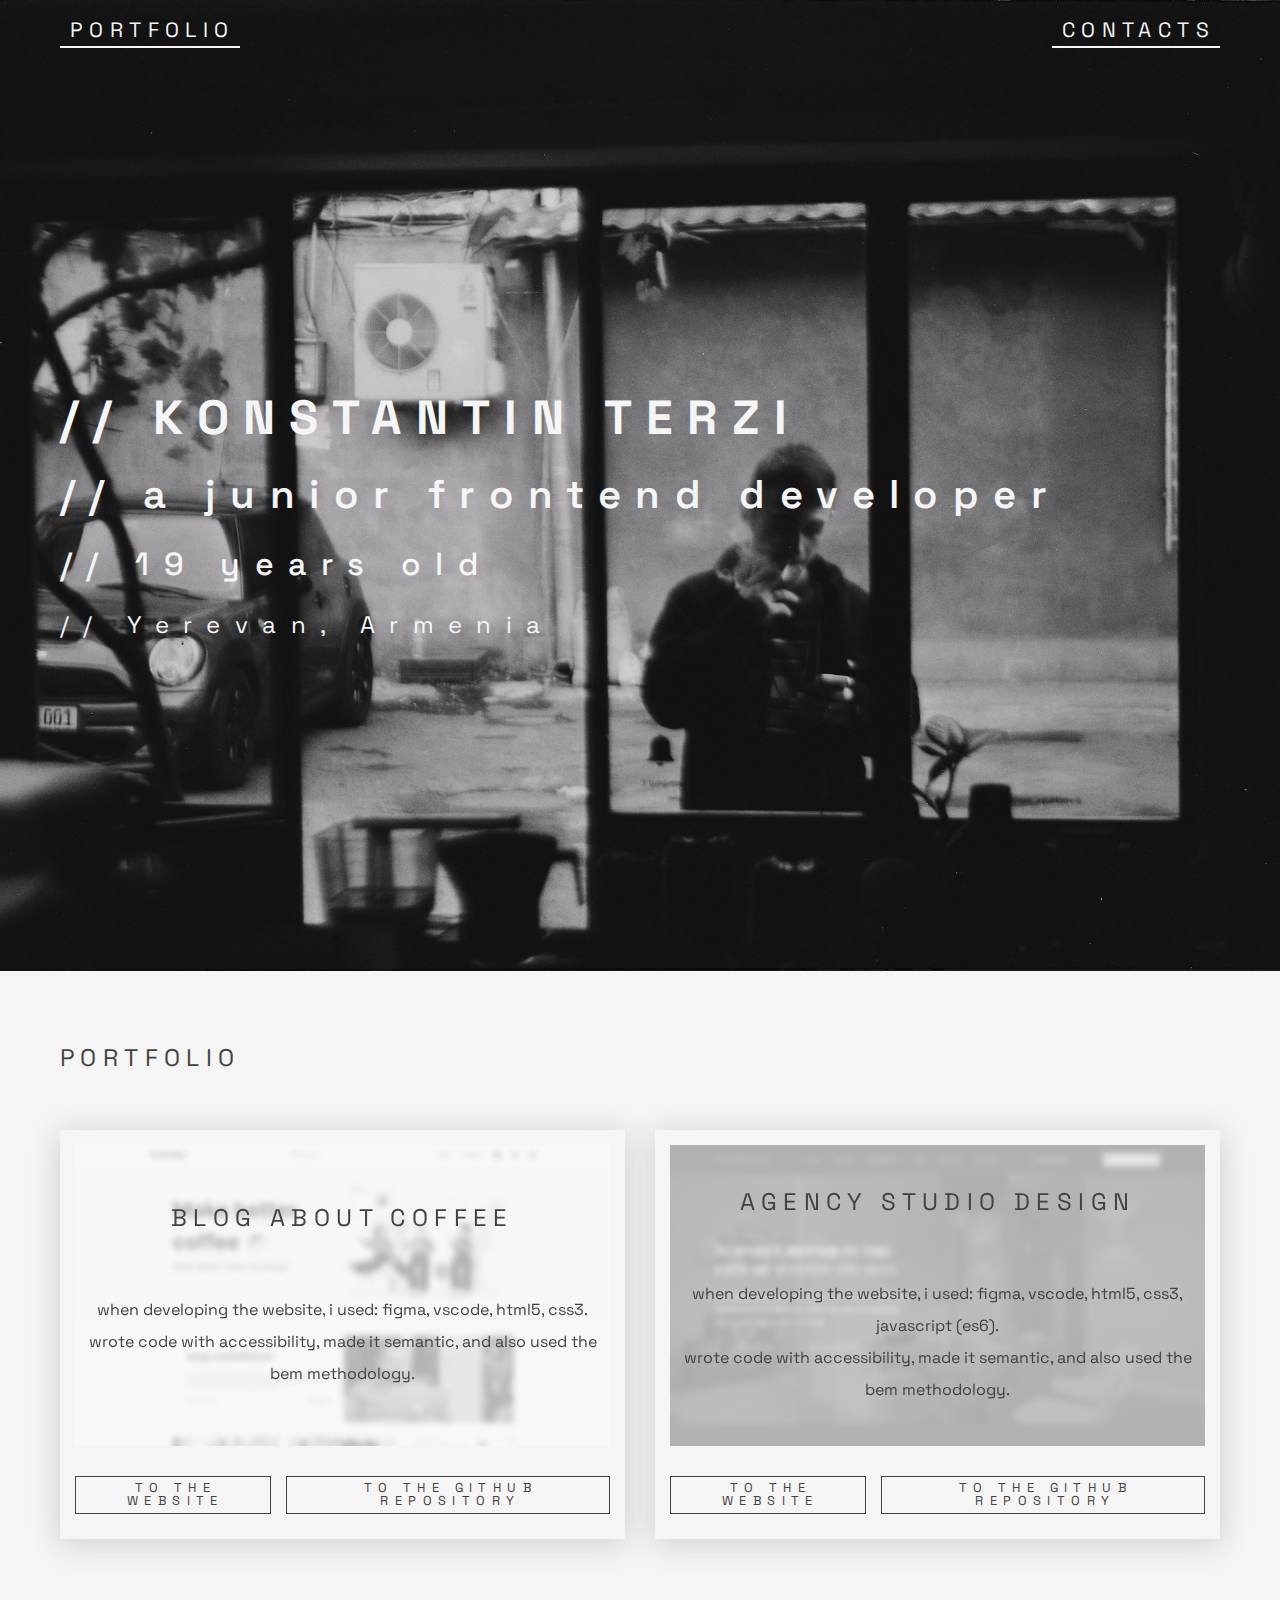
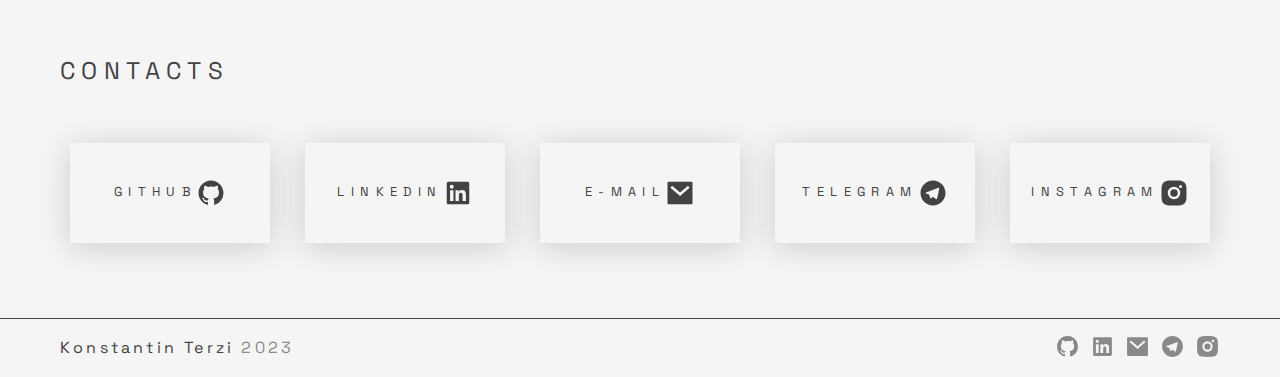
<file: pages/homepage.html>
<!DOCTYPE html>
<html lang="en">

<head>
  <meta charset="UTF-8" />
  <meta http-equiv="X-UA-Compatible" content="IE=edge" />
  <meta name="viewport" content="width=device-width, initial-scale=1.0" />
  <link rel="preconnect" href="https://fonts.googleapis.com" />
  <link rel="preconnect" href="https://fonts.gstatic.com" crossorigin />
  <link href="https://fonts.googleapis.com/css2?family=Space+Grotesk:wght@300;400;500;600;700&display=swap"
    rel="stylesheet" />
  <link rel="stylesheet" href="../styles/reset.css" />
  <link rel="stylesheet" href="../styles/homepage.css" />
  <link rel="stylesheet" href="../styles/mobile-homepage.css">
  <link rel="shortcut icon" href="../images/icon.png" type="image/x-icon" />
  <title>KONSTANTIN TERZI</title>
</head>

<body>
  <header>
    <div class="header">
      <nav class="header-nav">
        <a href="#portfolio" class="link header-nav-link"> portfolio </a>
        <a href="#contacts" class="link header-nav-link"> contacts </a>
      </nav>
    </div>

    <div class="block main-screen">
      <h1 class="main-screen-info name">// konstantin terzi</h1>

      <p class="main-screen-info desc">// a junior frontend developer</p>

      <p class="main-screen-info age">// 19 years old</p>

      <p class="main-screen-info location">// Yerevan, Armenia</p>
    </div>
  </header>

  <main>
    <section class="portfolio" id="portfolio">
      <div class="block portfolio-content">
        <h1 class="title portfolio-content__title">portfolio</h1>
        <div class="portfolio-content-items">
          <div class="portfolio-content-items-item">
            <div class="portfolio-content-items-item-image">
              <img src="../images/minimal-blog.png" srcset="../images/minimal-blog2x.png 2x" alt=""
                class="portfolio-content-items-item-image__img" />

              <div class="portfolio-content-items-item-image-info">
                <h2 class="title portfolio-content-items-item-image-info__title">
                  blog about coffee
                </h2>
                <p class="subtitle portfolio-content-items-item-image-info__subtitle">
                  when developing the website, I used: Figma, VScode, HTML5,
                  CSS3. <br>
                  wrote code with accessibility, made it semantic,
                  and also used the BEM methodology.
                </p>
              </div>
            </div>

            <div class="portfolio-content-items-item-links">
              <a href="https://heiskonstantin.github.io/minimal-blog-kt/pages/home-page.html" target="_blank"
                class="link portfolio-content-items-item-links__link">to the website</a>
              <a href="https://github.com/heiskonstantin/minimal-blog-kt" target="_blank"
                class="link portfolio-content-items-item-links__link">to the github repository</a>
            </div>
          </div>

          <div class="portfolio-content-items-item">
            <div class="portfolio-content-items-item-image">
              <img src="../images/design-studio.png" srcset="../images/design-studio2x.png 2x" alt=""
                class="portfolio-content-items-item-image__img" />

              <div class="portfolio-content-items-item-image-info">
                <h2 class="title portfolio-content-items-item-image-info__title">
                  agency studio design
                </h2>
                <p class="subtitle portfolio-content-items-item-image-info__subtitle">
                  when developing the website, I used: Figma, VScode, HTML5,
                  CSS3, JavaScript (ES6).<br>
                  wrote code with accessibility, made it semantic,
                  and also used the BEM methodology.
                </p>
              </div>
            </div>

            <div class="portfolio-content-items-item-links">
              <a href="https://heiskonstantin.github.io/design-studio-kt/pages/home.html" target="_blank"
                class="link portfolio-content-items-item-links__link">to the website</a>
              <a href="https://github.com/heiskonstantin/design-studio-kt" target="_blank"
                class="link portfolio-content-items-item-links__link">to the github repository</a>
            </div>
          </div>
        </div>
    </section>

    <section class="contacts" id="contacts">
      <div class="block contacts-content">
        <h1 class="title contacts-content__title">contacts</h1>

        <div class="contacts-content-items">
          <a href="https://github.com/heiskonstantin" target="_blank" class="link github contacts-content-items__link">
            <span class="contacts-content-items__link-text">github</span>
            <svg class="link-icon github-icon" xmlns="http://www.w3.org/2000/svg" viewBox="0 0 24 24" width="36"
              height="36">
              <path fill="none" d="M0 0h24v24H0z" />
              <path
                d="M12 2C6.475 2 2 6.475 2 12a9.994 9.994 0 0 0 6.838 9.488c.5.087.687-.213.687-.476 0-.237-.013-1.024-.013-1.862-2.512.463-3.162-.612-3.362-1.175-.113-.288-.6-1.175-1.025-1.413-.35-.187-.85-.65-.013-.662.788-.013 1.35.725 1.538 1.025.9 1.512 2.338 1.087 2.912.825.088-.65.35-1.087.638-1.337-2.225-.25-4.55-1.113-4.55-4.938 0-1.088.387-1.987 1.025-2.688-.1-.25-.45-1.275.1-2.65 0 0 .837-.262 2.75 1.026a9.28 9.28 0 0 1 2.5-.338c.85 0 1.7.112 2.5.337 1.912-1.3 2.75-1.024 2.75-1.024.55 1.375.2 2.4.1 2.65.637.7 1.025 1.587 1.025 2.687 0 3.838-2.337 4.688-4.562 4.938.362.312.675.912.675 1.85 0 1.337-.013 2.412-.013 2.75 0 .262.188.574.688.474A10.016 10.016 0 0 0 22 12c0-5.525-4.475-10-10-10z" />
            </svg></a>
          <a href="https://www.linkedin.com/in/heiskonstantin/" target="_blank"
            class="link linkedin contacts-content-items__link">
            <span class="contacts-content-items__link-text">linkedin</span>
            <svg class="link-icon linkedin-icon" xmlns="http://www.w3.org/2000/svg" viewBox="0 0 24 24" width="36"
              height="36">
              <path fill="none" d="M0 0h24v24H0z" />
              <path
                d="M18.335 18.339H15.67v-4.177c0-.996-.02-2.278-1.39-2.278-1.389 0-1.601 1.084-1.601 2.205v4.25h-2.666V9.75h2.56v1.17h.035c.358-.674 1.228-1.387 2.528-1.387 2.7 0 3.2 1.778 3.2 4.091v4.715zM7.003 8.575a1.546 1.546 0 0 1-1.548-1.549 1.548 1.548 0 1 1 1.547 1.549zm1.336 9.764H5.666V9.75H8.34v8.589zM19.67 3H4.329C3.593 3 3 3.58 3 4.297v15.406C3 20.42 3.594 21 4.328 21h15.338C20.4 21 21 20.42 21 19.703V4.297C21 3.58 20.4 3 19.666 3h.003z" />
            </svg></a>
          <a href="mailto:heiskonstantin@gmail.com" target="_blank"
            class="link email contacts-content-items__link"><span
              class="contacts-content-items__link-text">e-mail</span>
            <svg class="link-icon email-icon" xmlns="http://www.w3.org/2000/svg" viewBox="0 0 24 24" width="36"
              height="36">
              <path fill="none" id="email" d="M0 0h24v24H0z" />
              <path
                d="M3 3h18a1 1 0 0 1 1 1v16a1 1 0 0 1-1 1H3a1 1 0 0 1-1-1V4a1 1 0 0 1 1-1zm9.06 8.683L5.648 6.238 4.353 7.762l7.72 6.555 7.581-6.56-1.308-1.513-6.285 5.439z" />
            </svg></a>

          <a href="https://t.me/heiskonstantin" target="_blank" class="link telegram contacts-content-items__link"><span
              class="contacts-content-items__link-text">telegram</span>
            <svg class="link-icon telegram-icon" xmlns="http://www.w3.org/2000/svg" viewBox="0 0 24 24" width="36"
              height="36">
              <path fill="none" d="M0 0h24v24H0z" />
              <path
                d="M12 22C6.477 22 2 17.523 2 12S6.477 2 12 2s10 4.477 10 10-4.477 10-10 10zm-3.11-8.83l.013-.007.87 2.87c.112.311.266.367.453.341.188-.025.287-.126.41-.244l1.188-1.148 2.55 1.888c.466.257.801.124.917-.432l1.657-7.822c.183-.728-.137-1.02-.702-.788l-9.733 3.76c-.664.266-.66.638-.12.803l2.497.78z" />
            </svg></a>
          <a href="https://instagram.com/heiskonstantin" target="_blank"
            class="link instagram contacts-content-items__link"><span
              class="contacts-content-items__link-text">instagram</span>
            <svg class="link-icon instagram-icon" xmlns="http://www.w3.org/2000/svg" viewBox="0 0 24 24" width="36"
              height="36">
              <path fill="none" d="M0 0h24v24H0z" />
              <path
                d="M12 2c2.717 0 3.056.01 4.122.06 1.065.05 1.79.217 2.428.465.66.254 1.216.598 1.772 1.153a4.908 4.908 0 0 1 1.153 1.772c.247.637.415 1.363.465 2.428.047 1.066.06 1.405.06 4.122 0 2.717-.01 3.056-.06 4.122-.05 1.065-.218 1.79-.465 2.428a4.883 4.883 0 0 1-1.153 1.772 4.915 4.915 0 0 1-1.772 1.153c-.637.247-1.363.415-2.428.465-1.066.047-1.405.06-4.122.06-2.717 0-3.056-.01-4.122-.06-1.065-.05-1.79-.218-2.428-.465a4.89 4.89 0 0 1-1.772-1.153 4.904 4.904 0 0 1-1.153-1.772c-.248-.637-.415-1.363-.465-2.428C2.013 15.056 2 14.717 2 12c0-2.717.01-3.056.06-4.122.05-1.066.217-1.79.465-2.428a4.88 4.88 0 0 1 1.153-1.772A4.897 4.897 0 0 1 5.45 2.525c.638-.248 1.362-.415 2.428-.465C8.944 2.013 9.283 2 12 2zm0 5a5 5 0 1 0 0 10 5 5 0 0 0 0-10zm6.5-.25a1.25 1.25 0 0 0-2.5 0 1.25 1.25 0 0 0 2.5 0zM12 9a3 3 0 1 1 0 6 3 3 0 0 1 0-6z" />
            </svg> </a>
        </div>
      </div>
    </section>

    <footer>
      <div class="block footer">
        <a href="../pages/homepage.html" class="footer__info">konstantin terzi <span
            class="footer__year">2023</span></a>

        <div class="footer-links">
          <a href="https://github.com/heiskonstantin" target="_blank" class="footer-links__link">
            <svg class="link-icon github-icon" xmlns="http://www.w3.org/2000/svg" viewBox="0 0 24 24" width="36"
              height="36">
              <path fill="none" d="M0 0h24v24H0z" />
              <path
                d="M12 2C6.475 2 2 6.475 2 12a9.994 9.994 0 0 0 6.838 9.488c.5.087.687-.213.687-.476 0-.237-.013-1.024-.013-1.862-2.512.463-3.162-.612-3.362-1.175-.113-.288-.6-1.175-1.025-1.413-.35-.187-.85-.65-.013-.662.788-.013 1.35.725 1.538 1.025.9 1.512 2.338 1.087 2.912.825.088-.65.35-1.087.638-1.337-2.225-.25-4.55-1.113-4.55-4.938 0-1.088.387-1.987 1.025-2.688-.1-.25-.45-1.275.1-2.65 0 0 .837-.262 2.75 1.026a9.28 9.28 0 0 1 2.5-.338c.85 0 1.7.112 2.5.337 1.912-1.3 2.75-1.024 2.75-1.024.55 1.375.2 2.4.1 2.65.637.7 1.025 1.587 1.025 2.687 0 3.838-2.337 4.688-4.562 4.938.362.312.675.912.675 1.85 0 1.337-.013 2.412-.013 2.75 0 .262.188.574.688.474A10.016 10.016 0 0 0 22 12c0-5.525-4.475-10-10-10z" />
            </svg></a>
          <a href="https://www.linkedin.com/in/heiskonstantin/" target="_blank" class="footer-links__link">
            <svg class="link-icon linkedin-icon" xmlns="http://www.w3.org/2000/svg" viewBox="0 0 24 24" width="36"
              height="36">
              <path fill="none" d="M0 0h24v24H0z" />
              <path
                d="M18.335 18.339H15.67v-4.177c0-.996-.02-2.278-1.39-2.278-1.389 0-1.601 1.084-1.601 2.205v4.25h-2.666V9.75h2.56v1.17h.035c.358-.674 1.228-1.387 2.528-1.387 2.7 0 3.2 1.778 3.2 4.091v4.715zM7.003 8.575a1.546 1.546 0 0 1-1.548-1.549 1.548 1.548 0 1 1 1.547 1.549zm1.336 9.764H5.666V9.75H8.34v8.589zM19.67 3H4.329C3.593 3 3 3.58 3 4.297v15.406C3 20.42 3.594 21 4.328 21h15.338C20.4 21 21 20.42 21 19.703V4.297C21 3.58 20.4 3 19.666 3h.003z" />
            </svg></a>
          <a href="mailto:heiskonstantin@gmail.com" target="_blank" class="footer-links__link">
            <svg class="link-icon email-icon" xmlns="http://www.w3.org/2000/svg" viewBox="0 0 24 24" width="36"
              height="36">
              <path fill="none" id="email" d="M0 0h24v24H0z" />
              <path
                d="M3 3h18a1 1 0 0 1 1 1v16a1 1 0 0 1-1 1H3a1 1 0 0 1-1-1V4a1 1 0 0 1 1-1zm9.06 8.683L5.648 6.238 4.353 7.762l7.72 6.555 7.581-6.56-1.308-1.513-6.285 5.439z" />
            </svg></a>

          <a href="https://t.me/heiskonstantin" target="_blank" class="footer-links__link">
            <svg class="link-icon telegram-icon" xmlns="http://www.w3.org/2000/svg" viewBox="0 0 24 24" width="36"
              height="36">
              <path fill="none" d="M0 0h24v24H0z" />
              <path
                d="M12 22C6.477 22 2 17.523 2 12S6.477 2 12 2s10 4.477 10 10-4.477 10-10 10zm-3.11-8.83l.013-.007.87 2.87c.112.311.266.367.453.341.188-.025.287-.126.41-.244l1.188-1.148 2.55 1.888c.466.257.801.124.917-.432l1.657-7.822c.183-.728-.137-1.02-.702-.788l-9.733 3.76c-.664.266-.66.638-.12.803l2.497.78z" />
            </svg></a>
          <a href="https://instagram.com/heiskonstantin" target="_blank" class="footer-links__link">
            <svg class="link-icon instagram-icon" xmlns="http://www.w3.org/2000/svg" viewBox="0 0 24 24" width="36"
              height="36">
              <path fill="none" d="M0 0h24v24H0z" />
              <path
                d="M12 2c2.717 0 3.056.01 4.122.06 1.065.05 1.79.217 2.428.465.66.254 1.216.598 1.772 1.153a4.908 4.908 0 0 1 1.153 1.772c.247.637.415 1.363.465 2.428.047 1.066.06 1.405.06 4.122 0 2.717-.01 3.056-.06 4.122-.05 1.065-.218 1.79-.465 2.428a4.883 4.883 0 0 1-1.153 1.772 4.915 4.915 0 0 1-1.772 1.153c-.637.247-1.363.415-2.428.465-1.066.047-1.405.06-4.122.06-2.717 0-3.056-.01-4.122-.06-1.065-.05-1.79-.218-2.428-.465a4.89 4.89 0 0 1-1.772-1.153 4.904 4.904 0 0 1-1.153-1.772c-.248-.637-.415-1.363-.465-2.428C2.013 15.056 2 14.717 2 12c0-2.717.01-3.056.06-4.122.05-1.066.217-1.79.465-2.428a4.88 4.88 0 0 1 1.153-1.772A4.897 4.897 0 0 1 5.45 2.525c.638-.248 1.362-.415 2.428-.465C8.944 2.013 9.283 2 12 2zm0 5a5 5 0 1 0 0 10 5 5 0 0 0 0-10zm6.5-.25a1.25 1.25 0 0 0-2.5 0 1.25 1.25 0 0 0 2.5 0zM12 9a3 3 0 1 1 0 6 3 3 0 0 1 0-6z" />
            </svg> </a>
        </div>
      </div>
    </footer>
  </main>
</body>

</html>
</file>
<file: styles/homepage.css>
* {
  box-sizing: border-box;
}

:root {
  --dark-gray: rgba(67, 66, 66, 1);
  --whitesmoke: rgba(245, 245, 245, 1);
  --box-shadow: 0 4px 30px rgba(47, 46, 46, 0.2);
  --box-shadow-hover: 0 4px 30px rgba(47, 46, 46, 0.5);
}

::selection {
  background: var(--dark-gray);
  color: var(--whitesmoke);
}

body {
  font-family: "Space Grotesk", sans-serif;
  letter-spacing: 0.4rem;
  color: var(--dark-gray);
  background-color: var(--whitesmoke);
}

.block,
.header {
  width: min(100% - 60px, 1440px);
  margin-inline: auto;
  padding: 15px 30px;
}

.link {
  font-size: 0.8rem;
  text-transform: uppercase;
  text-decoration: none;
  color: var(--dark-gray);
  border-bottom: 1px solid var(--dark-gray);
  padding: 5px;
  padding-left: 10px;
  transition: 200ms;
  transition-timing-function: ease-in-out;
}

.link:hover::before {
  content: "//";
  margin-right: 5px;
  transition: 50ms;
  transition-timing-function: ease-in-out;
}

.link:hover {
  letter-spacing: 0.3rem;
  text-decoration: none;
  color: var(--whitesmoke);
  background: var(--dark-gray);
  box-shadow: var(--box-shadow-hover);
  transition: 200ms;
  transition-timing-function: ease-in-out;
}

.link:visited {
  color: var(--dark-gray);
  border: var(--whitesmoke);
}

.link:visited:hover {
  color: var(--whitesmoke);
}

.title {
  font-size: 1.5rem;
  text-transform: uppercase;
  margin-bottom: 60px;
}

.subtitle {
  font-size: 1rem;
  text-transform: lowercase;
  letter-spacing: 0;
}

/* HEADER */

header {
  margin: 0 auto;
  height: 971px;
  background-image: url(../images/header-background.png);
  background-repeat: no-repeat;
  background-size: cover;
  background-position: center;
}

.header-nav {
  display: flex;
  justify-content: space-between;
  align-items: center;
}

.header-nav-link {
  color: var(--whitesmoke);
  font-size: 1.3rem;
  border-bottom: 2px solid var(--whitesmoke);
}

.header-nav-link:hover {
  text-decoration: none;
  color: var(--dark-gray);
  background: var(--whitesmoke);
}

.header-nav-link:visited {
  color: var(--dark-gray);
  border: var(--dark-gray);
}

/* MAIN SCREEN */

.main-screen {
  display: flex;
  justify-content: center;
  flex-direction: column;
  gap: 33px;
  height: 100%;
  max-height: 906px;
}

.main-screen-info {
  color: var(--whitesmoke);
  letter-spacing: 0.9rem;
}

.main-screen-info::selection {
  background: var(--whitesmoke);
  color: var(--dark-gray);
}

.name {
  text-transform: uppercase;
  font-weight: 700;
  font-size: 3rem;
}

.desc {
  font-weight: 600;
  font-size: 2.5rem;
}

.age {
  font-weight: 500;
  font-size: 2rem;
}

.location {
  font-weight: 400;
  font-size: 1.5rem;
}

/* PORTFOLIO */

.portfolio-content {
  margin: 60px auto;
}

.portfolio-content-items {
  display: flex;
  justify-content: space-between;
  align-items: center;
  gap: 30px;
}

.portfolio-content-items-item {
  display: flex;
  flex-direction: column;
  gap: 30px;
  padding: 15px;
  box-shadow: var(--box-shadow);
  margin-bottom: 30px;
}

.portfolio-content-items-item-image,
.portfolio-content-items-item-image__img,
.portfolio-content-items-item-image-info {
  width: 100%;
  max-width: 663px;
  height: 100%;
  max-height: 373px;
}

.portfolio-content-items-item-image {
  position: relative;
  display: flex;
  align-items: center;
  justify-content: center;
  transition: 0.5s;
  filter: grayscale(1);
  z-index: 1;
}

.portfolio-content-items-item-image:hover {
  filter: grayscale(0);
  transition: 0.5s;
}

.portfolio-content-items-item-image-info {
  display: flex;
  flex-direction: column;
  align-items: center;
  justify-content: center;
  padding: 10px 10px;
  position: absolute;
  background: rgba(245, 245, 245, 0.7);
  backdrop-filter: blur(3px);
  transition: 1s;
  cursor: pointer;
  z-index: 3;
  transition: 1s;
}

.portfolio-content-items-item-image-info:hover {
  opacity: 0;
  transition: 1s;
}

.portfolio-content-items-item-image-info__title,
.portfolio-content-items-item-image-info__subtitle {
  text-align: center;
  line-height: 2rem;
  color: var(--black);
}

.portfolio-content-items-item-links {
  text-align: center;
  margin-bottom: 10px;
  display: flex;
  justify-content: space-between;
  align-items: center;
  gap: 15px;
}

.portfolio-content-items-item-links__link {
  border: 1px solid var(--dark-gray);
}

/* CONTACTS */

.contacts-content-items {
  display: flex;
  justify-content: space-between;
  gap: 15px;
}

.contacts-content-items__link {
  border: none;
  display: flex;
  align-items: center;
  justify-content: center;
  box-shadow: var(--box-shadow);
  width: min(100%, 200px);
  height: 100px;
  margin-inline: auto;
  padding: 0;
}

.link-icon {
  width: 30px;
  height: 30px;
  fill: var(--dark-gray);
  transition: 200ms;
  transition-timing-function: ease-in-out;
}

.contacts-content-items__link:hover > svg {
  fill: var(--whitesmoke);
  width: 20px;
  height: 20px;
  transition: 200ms;
  transition-timing-function: ease-in-out;
  margin-left: 5px;
}

/* FOOTER */

footer {
  border-top: 1px solid var(--dark-gray);
  margin-top: 60px;
}

.footer {
  display: flex;
  justify-content: space-between;
  align-items: center;
  width: min(100% - 60px, 1440px);
  margin-inline: auto;
  padding: 15px 30px;
}

.footer__info {
  text-decoration: none;
  color: var(--dark-gray);
  text-transform: capitalize;
  letter-spacing: 0.2rem;
}

.footer__year {
  opacity: 0.6;
}

.footer-links {
  display: flex;
  gap: 10px;
  align-items: center;
  justify-content: center;
}

.footer-links__link > svg {
  width: 25px;
  height: 25px;
  opacity: 0.6;
}

.footer-links__link:hover > svg {
  opacity: 1;
}
</file>
<file: styles/mobile-homepage.css>
@media only screen and (max-width: 1060.99px) {
  .block,
  .header {
    width: min(100% - 60px, 1060px);
  }

  .name {
    font-size: 2.5rem;
  }

  .desc {
    font-size: 2rem;
  }

  .age {
    font-size: 1.5rem;
  }

  .location {
    font-size: 1rem;
  }

  .portfolio-content-items {
    flex-direction: column;
  }

  .portfolio-content-items-item-image-info__title {
    margin-bottom: 40px;
  }

  .portfolio-content-items-item-links__link {
    font-size: 0.7rem;
  }

  .contacts-content-items__link {
    font-size: 0.8rem;
  }
}

@media only screen and (max-width: 999.99px) {
  .block,
  .header {
    width: min(100% - 60px, 999px);
  }
  .link:hover {
    letter-spacing: 0.2rem;
  }

  .name {
    font-size: 2rem;
  }

  .desc {
    font-size: 1.5rem;
  }

  .age {
    font-size: 1.3rem;
  }

  .location {
    font-size: 1rem;
  }

  .contacts-content-items__link {
    width: 180px;
    height: 80px;
  }

  .portfolio-content-items-item-image-info__title {
    margin-bottom: 30px;
  }

  .contacts-content-items__link {
    padding: 5px;
    font-size: 0.6rem;
  }
}

@media only screen and (max-width: 899.99px) {
  .block,
  .header {
    width: min(100% - 30px, 899px);
    padding: 10px 15px;
  }
  header {
    height: 671px;
  }

  .header-nav-link {
    font-size: 1rem;
  }

  .main-screen {
    height: 606px;
  }

  .main-screen-info {
    letter-spacing: 0.5rem;
  }

  .name {
    font-size: 1.7rem;
  }

  .desc {
    font-size: 1.1rem;
  }

  .age {
    font-size: 1rem;
  }

  .location {
    font-size: 0.8rem;
  }

  .contacts-content-items__link-text {
    display: none;
  }

  .contacts-content-items__link:hover > svg {
    fill: var(--whitesmoke);
    width: 30px;
    height: 30px;
    transition: 200ms;
    transition-timing-function: ease-in-out;
    margin-left: 5px;
  }
}

@media only screen and (max-width: 767.99px) {
  .block,
  .header {
    width: min(100% - 30px, 767px);
    padding: 10px 15px;
  }
  .contacts-content-items__link:hover > svg {
    width: 20px;
    height: 20px;
  }
  body {
    letter-spacing: 0.2rem;
  }

  .footer__info {
    font-size: 0.6rem;
  }

  .footer-links__link > svg {
    width: 15px;
    height: 15px;
  }
}

@media only screen and (max-width: 610.99px) {
  .block,
  .header {
    width: min(100% - 30px, 610px);
    padding: 10px 15px;
  }
  .header-nav-link {
    font-size: 0.7rem;
  }
  .name {
    font-size: 1.3rem;
  }

  .desc {
    font-size: 1.1rem;
  }

  .age {
    font-size: 0.9rem;
  }

  .location {
    font-size: 0.8rem;
  }

  .portfolio-content {
    margin-bottom: 35px;
  }
}

@media only screen and (max-width: 550.99px) {
  .block,
  .header {
    width: min(100% - 30px, 550px);
    padding: 10px 15px;
  }
  .title {
    font-size: 1rem;
    margin-bottom: 25px;
  }

  .subtitle {
    font-size: 0.7rem;
    line-height: 1rem;
  }

  .main-screen-info {
    letter-spacing: 0.3rem;
  }

  .name {
    font-size: 1rem;
  }

  .desc {
    font-size: 0.9rem;
  }

  .age {
    font-size: 0.8rem;
  }

  .location {
    font-size: 0.7rem;
  }

  .portfolio-content-items-item-links__link {
    font-size: 0.5rem;
  }

  .contacts-content-items__link {
    height: 60px;
  }
}

@media only screen and (max-width: 450.99px) {
  .block,
  .header {
    width: min(100% - 30px, 450px);
    padding: 10px 15px;
  }
  .title {
    font-size: 0.8rem;
    margin-bottom: 15px;
  }

  .subtitle {
    font-size: 0.5rem;
  }

  .portfolio-content-items-item-links__link {
    font-size: 0.3rem;
    letter-spacing: 0.1rem;
  }

  .contacts-content-items__link {
    height: 50px;
  }
}

@media only screen and (max-width: 402.99px) {
  .block,
  .header {
    width: min(100% - 30px, 420px);
    padding: 10px 15px;
  }

  .desc {
    font-size: 0.8rem;
  }

  .contacts-content-items__link {
    height: 30px;
  }

  .contacts-content-items__link > svg {
    width: 15px;
    height: 15px;
  }

  .contacts-content-items__link:hover > svg {
    width: 18px;
    height: 18px;
  }

  .footer__info {
    font-size: 0.5rem;
  }

  .footer-links__link > svg {
    width: 10px;
    height: 10px;
  }
}

@media only screen and (max-width: 375.99px) {
  .block,
  .header,
  .header {
    width: min(100% - 30px, 375px);
    padding: 10px 15px;
  }
  .title {
    font-size: 0.6rem;
    margin-bottom: 9px;
  }

  .subtitle {
    font-size: 0.4rem;
    line-height: 0.7rem;
  }
}
</file>
